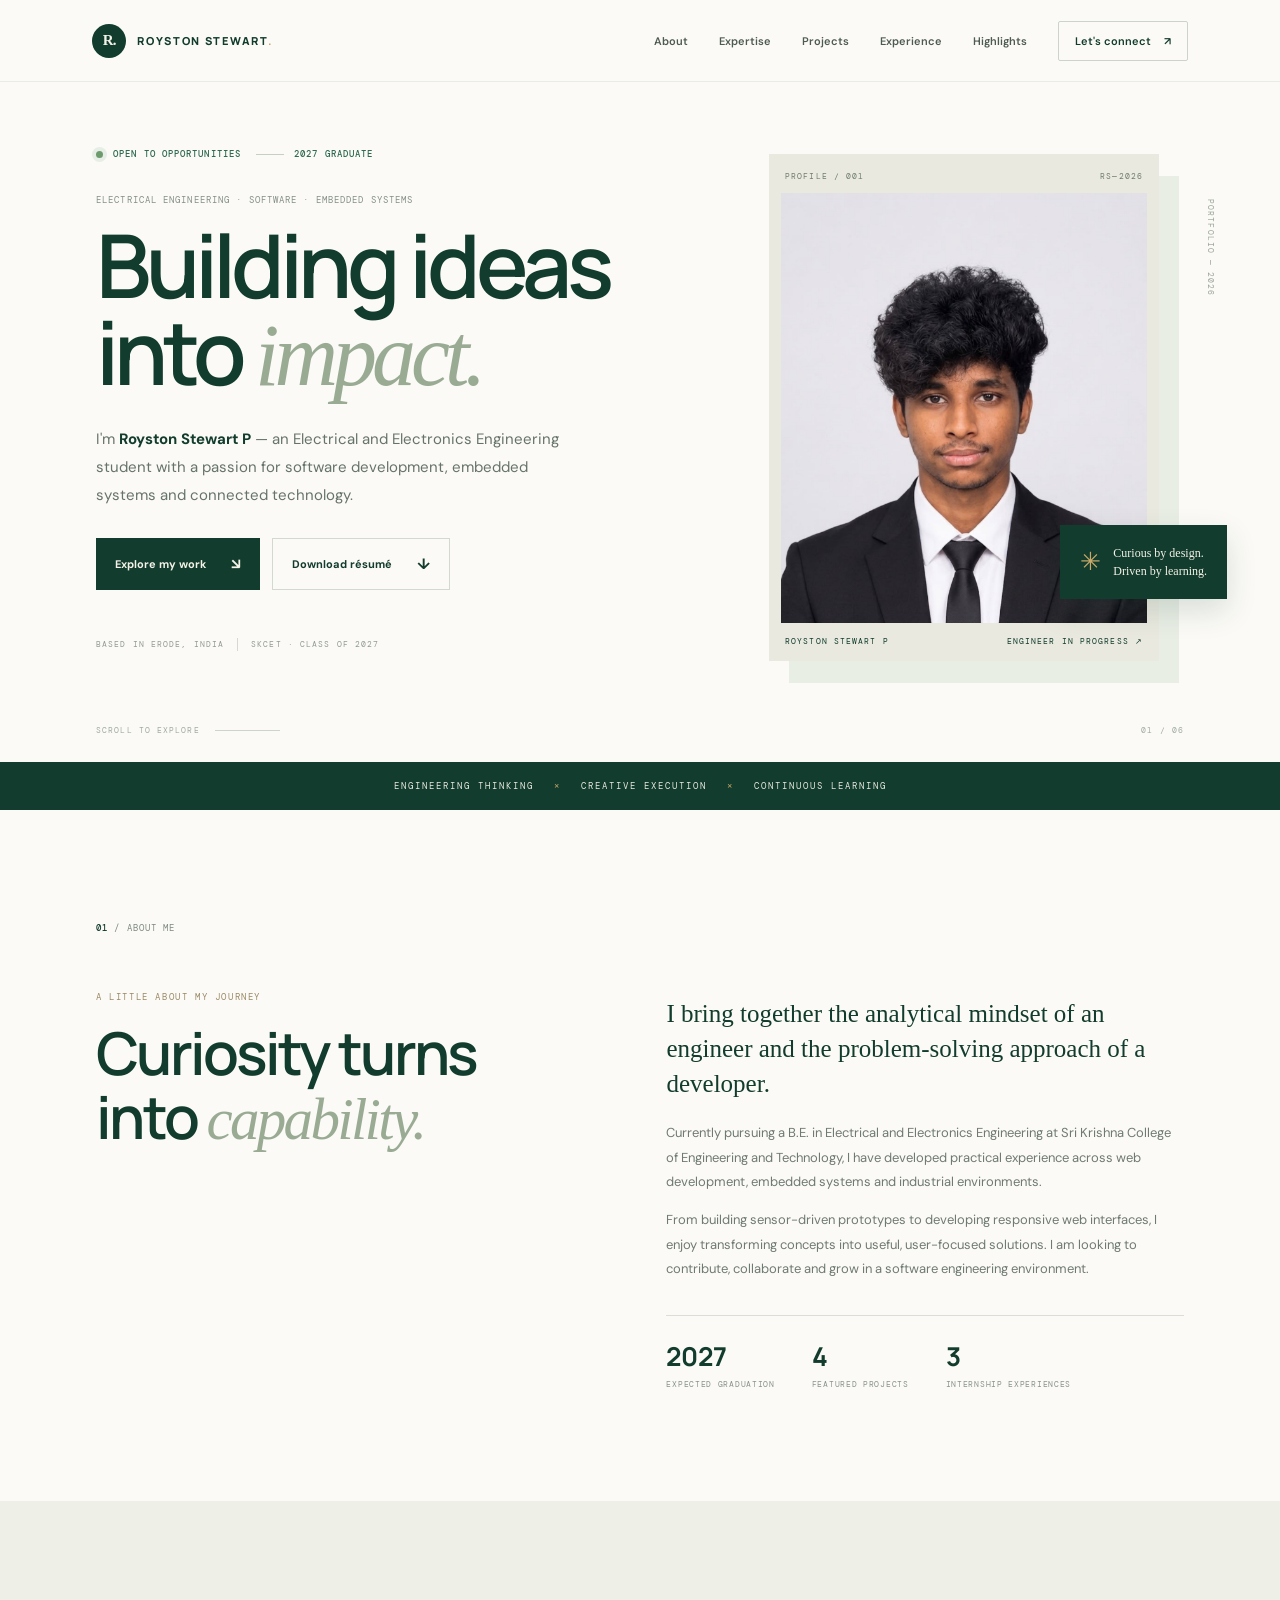
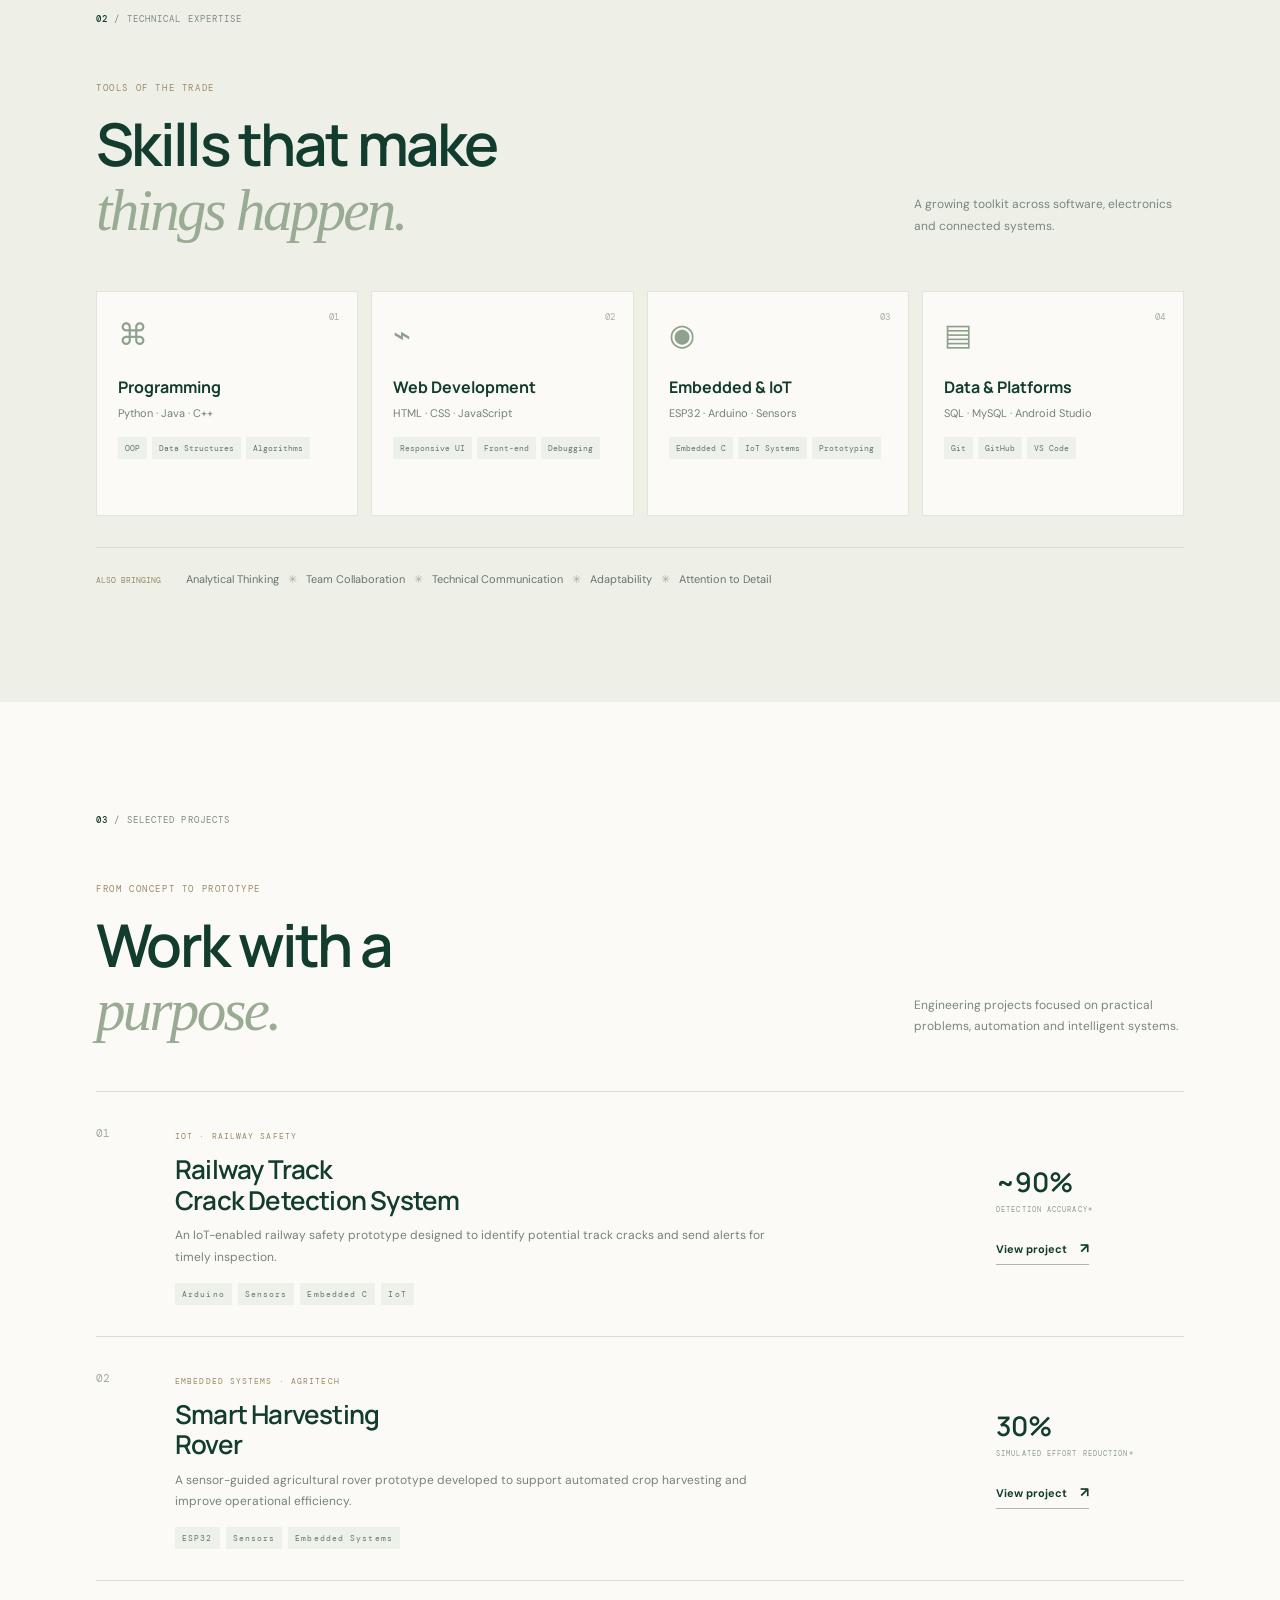
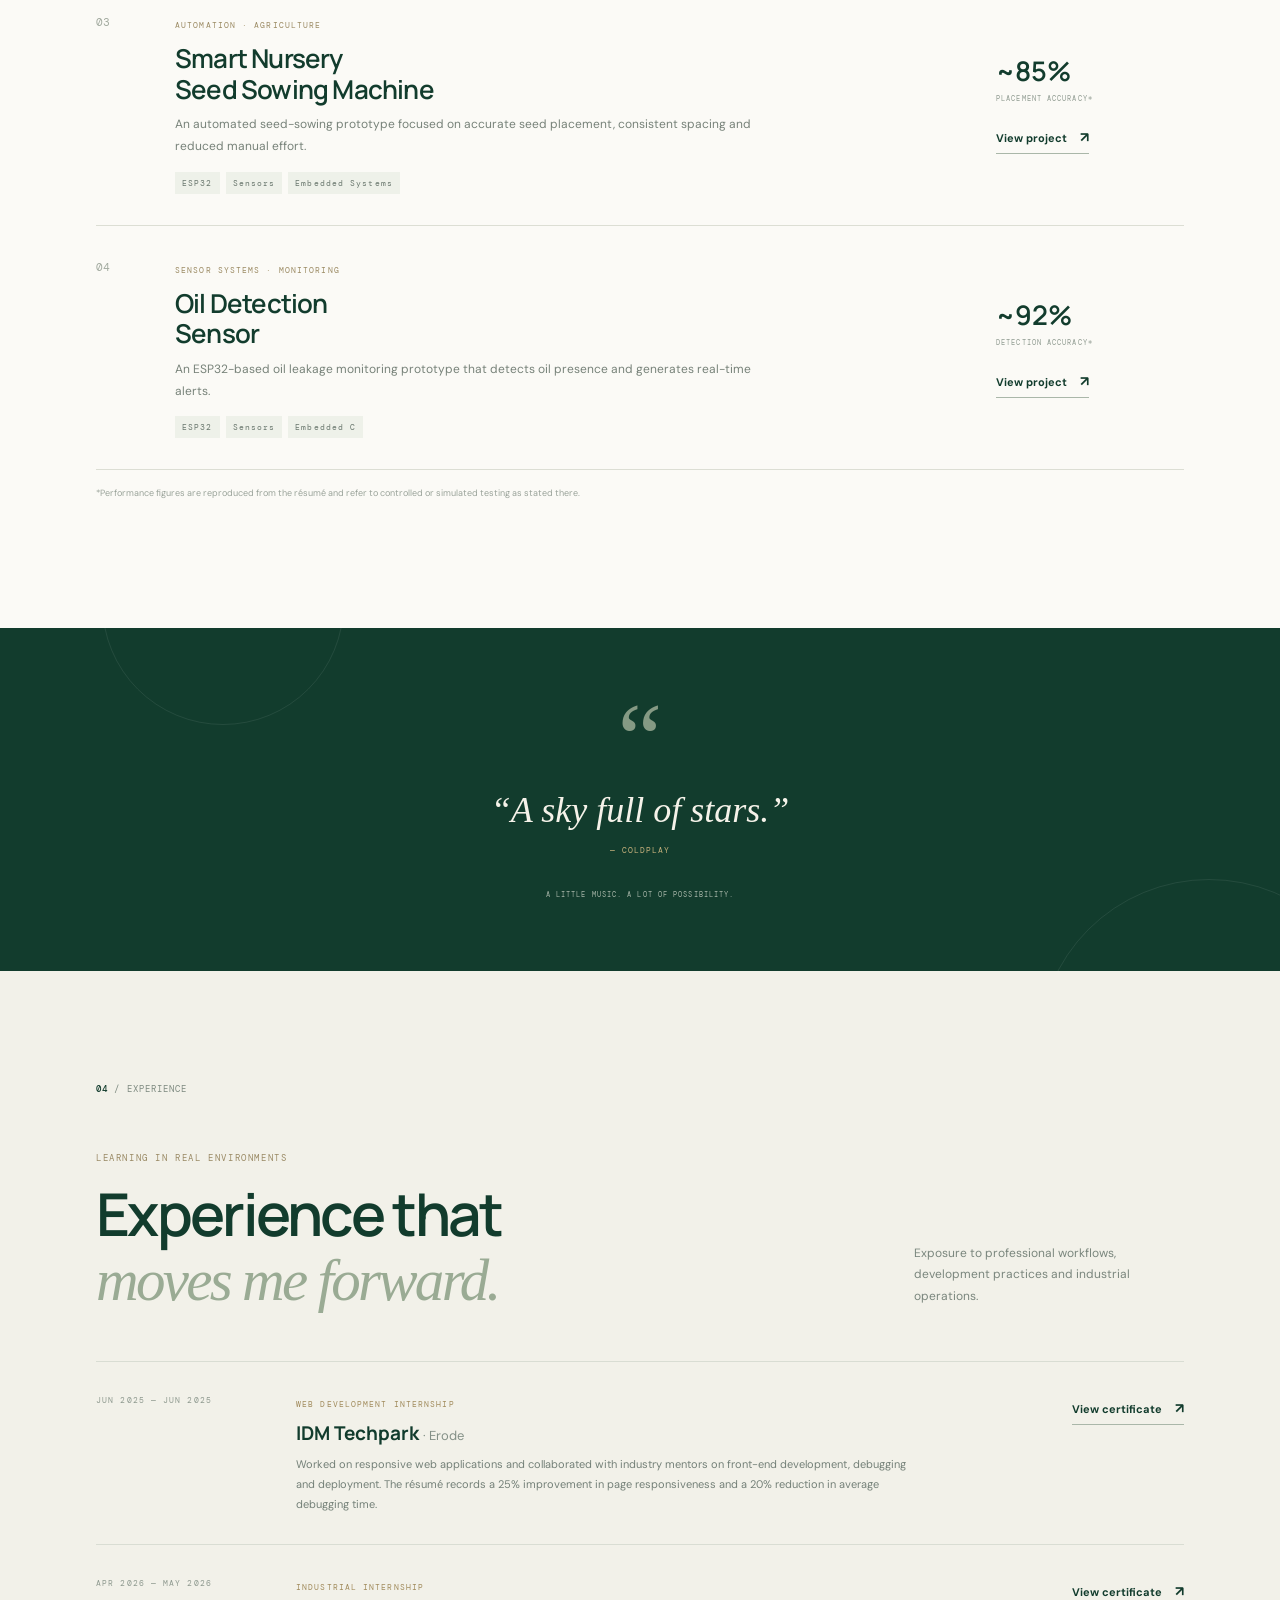
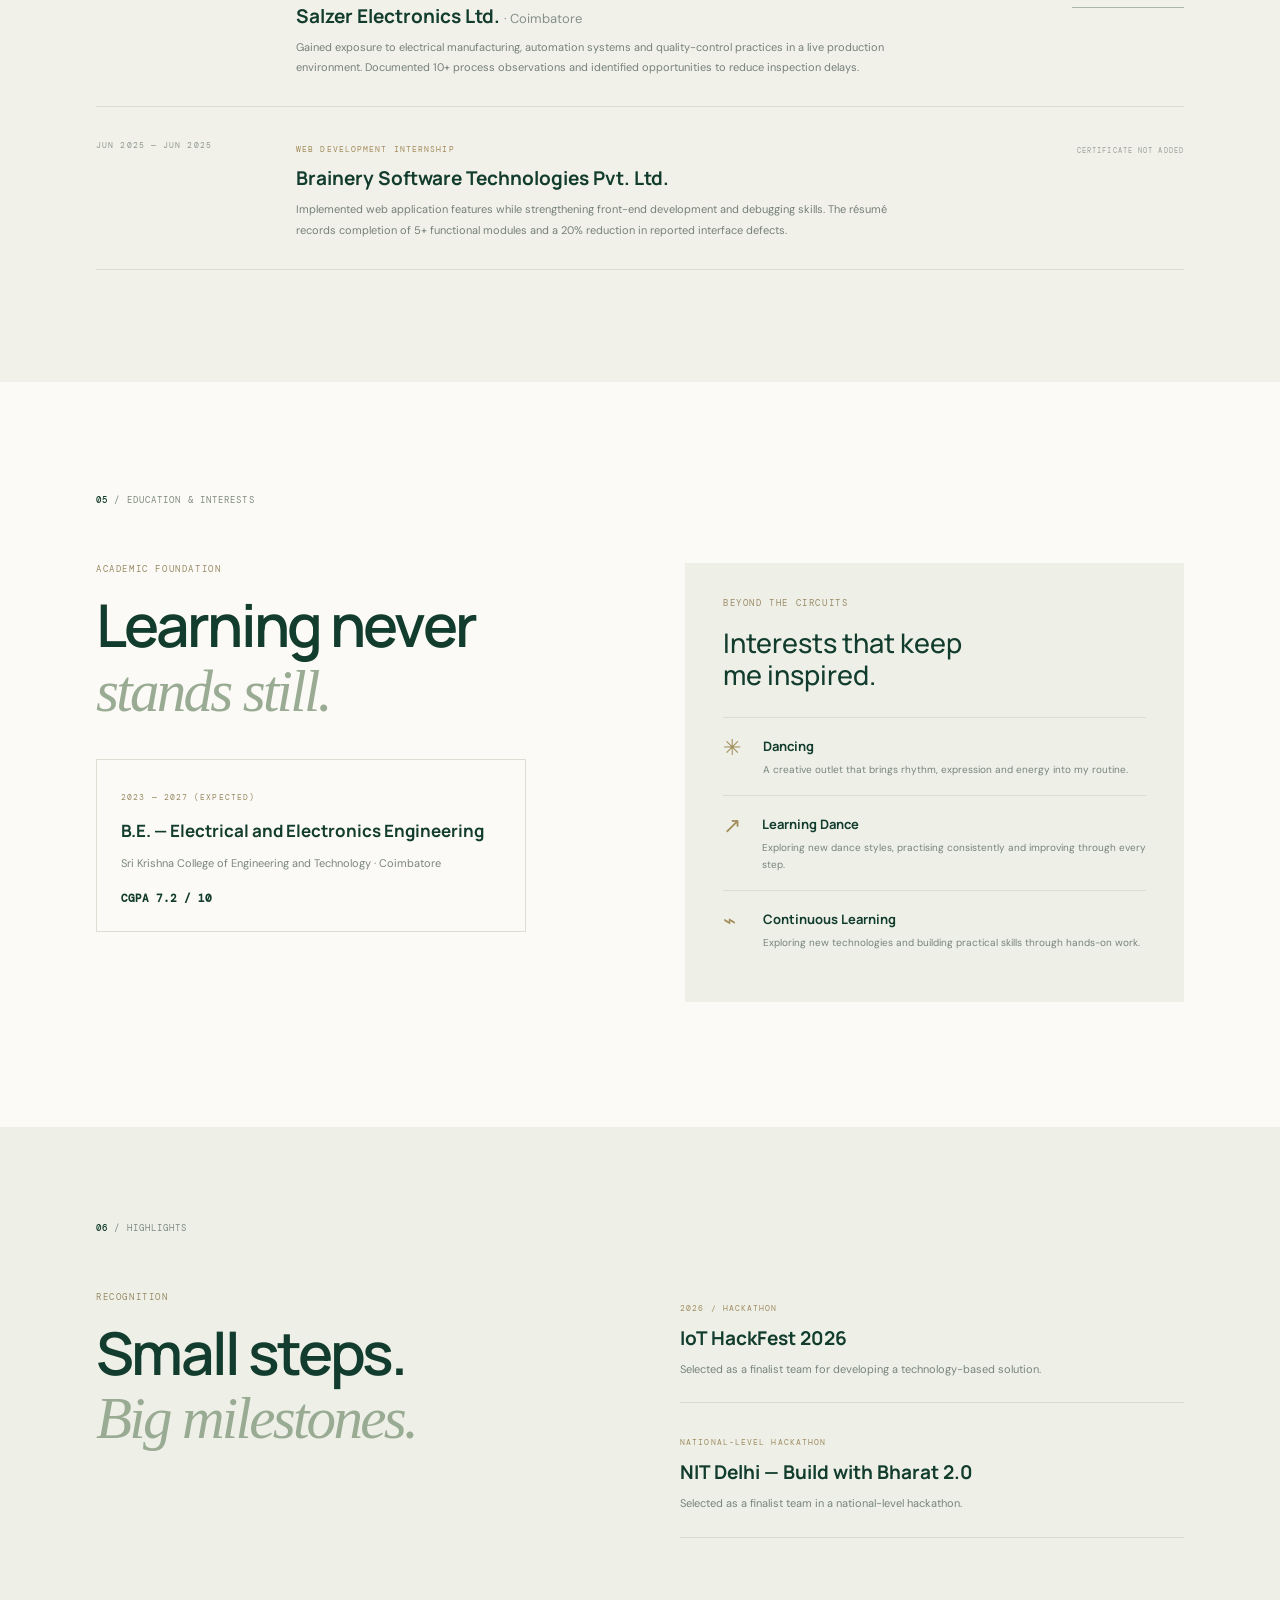
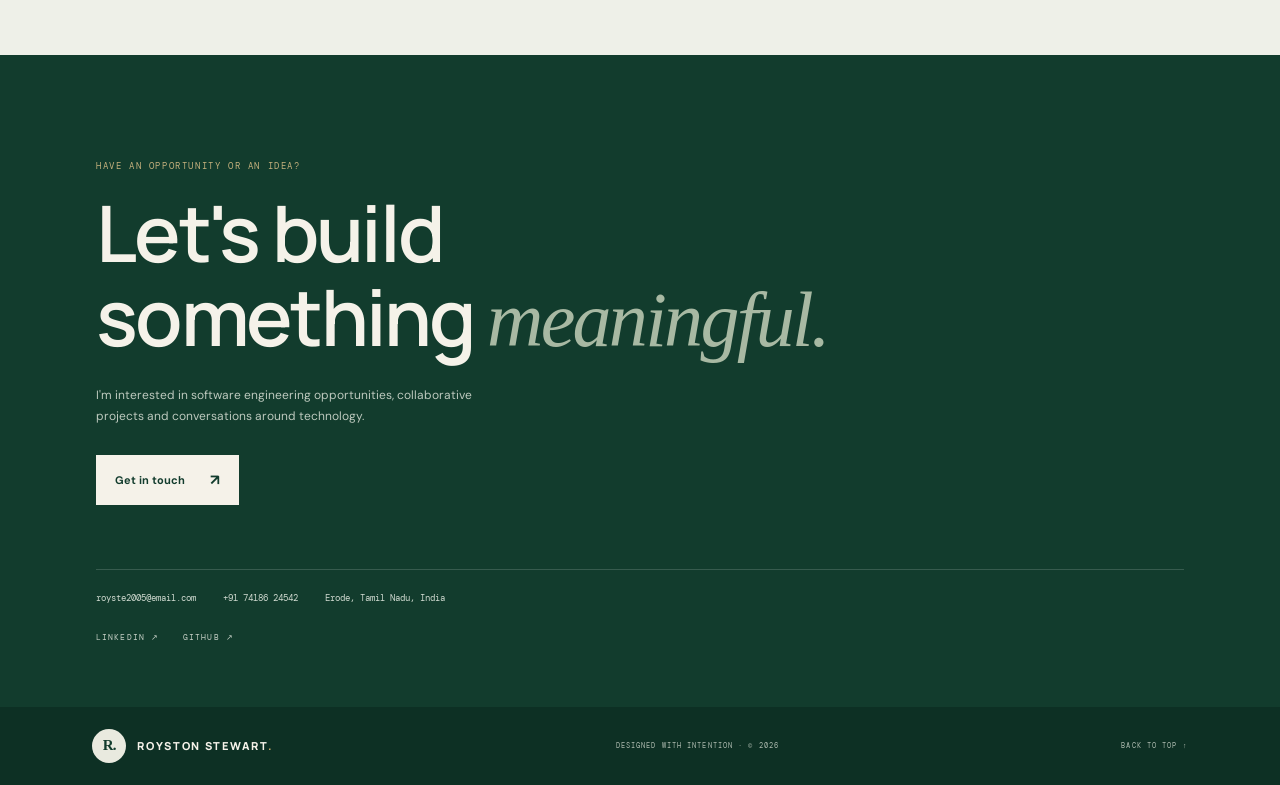
<file: index.html>
<!DOCTYPE html>
<html lang="en">
<head>
<meta charset="UTF-8"><meta name="viewport" content="width=device-width, initial-scale=1.0">
<meta name="description" content="Royston Stewart P — Software Engineering aspirant, Electrical and Electronics Engineering student, and developer.">
<meta name="theme-color" content="#123c2d"><title>Royston Stewart P | Portfolio</title>
<link rel="preconnect" href="https://fonts.googleapis.com"><link rel="preconnect" href="https://fonts.gstatic.com" crossorigin>
<link href="https://fonts.googleapis.com/css2?family=DM+Mono:wght@400;500&family=DM+Sans:wght@400;500;600;700&family=Manrope:wght@400;500;600;700;800&display=swap" rel="stylesheet">
<link rel="stylesheet" href="css/style.css">
</head>
<body>
<div class="scroll-progress" id="scrollProgress"></div>
<header class="site-header"><a class="brand" href="#home"><span class="brand-mark">R.</span><span>ROYSTON STEWART<span class="brand-dot">.</span></span></a><button class="menu-toggle" id="menuToggle" aria-label="Toggle navigation"><span></span><span></span></button><nav class="nav-links" id="navLinks"><a href="#about">About</a><a href="#skills">Expertise</a><a href="#projects">Projects</a><a href="#experience">Experience</a><a href="#achievements">Highlights</a><a class="nav-contact" href="#contact">Let's connect <span>↗</span></a></nav></header>
<main>
<section class="hero section-shell" id="home"><div class="hero-copy reveal"><div class="eyebrow"><span class="status-dot"></span> OPEN TO OPPORTUNITIES <span class="eyebrow-line"></span> 2027 GRADUATE</div><p class="hero-kicker">ELECTRICAL ENGINEERING · SOFTWARE · EMBEDDED SYSTEMS</p><h1>Building ideas<br>into <em>impact.</em></h1><p class="hero-intro">I'm <strong>Royston Stewart P</strong> — an Electrical and Electronics Engineering student with a passion for software development, embedded systems and connected technology.</p><div class="hero-actions"><a class="button button-dark" href="#projects">Explore my work <span>↘</span></a><a class="button button-light" href="assets/resume/Royston-Stewart-Resume.docx" download>Download résumé <span>↓</span></a></div><div class="hero-meta"><span>BASED IN ERODE, INDIA</span><span class="meta-divider"></span><span>SKCET · CLASS OF 2027</span></div></div><div class="hero-visual reveal"><div class="portrait-frame"><div class="portrait-topline"><span>PROFILE / 001</span><span>RS—2026</span></div><img src="assets/images/profile.jpg" alt="Professional portrait of Royston Stewart P" class="portrait"><div class="portrait-caption"><span>ROYSTON STEWART P</span><span>ENGINEER IN PROGRESS ↗</span></div></div><div class="orbit-note"><span class="orbit-star">✳</span><span>Curious by design.<br>Driven by learning.</span></div><div class="vertical-index">PORTFOLIO — 2026</div></div><div class="hero-bottom"><span>SCROLL TO EXPLORE</span><span class="scroll-line"></span><span>01 / 06</span></div></section>
<section class="intro-strip"><p>ENGINEERING THINKING <span>×</span> CREATIVE EXECUTION <span>×</span> CONTINUOUS LEARNING</p></section>
<section class="section section-shell about-section" id="about"><div class="section-label"><span>01</span> / ABOUT ME</div><div class="about-grid"><div><p class="section-overline">A LITTLE ABOUT MY JOURNEY</p><h2>Curiosity turns<br>into <em>capability.</em></h2></div><div class="about-content"><p class="lead-copy">I bring together the analytical mindset of an engineer and the problem-solving approach of a developer.</p><p>Currently pursuing a B.E. in Electrical and Electronics Engineering at Sri Krishna College of Engineering and Technology, I have developed practical experience across web development, embedded systems and industrial environments.</p><p>From building sensor-driven prototypes to developing responsive web interfaces, I enjoy transforming concepts into useful, user-focused solutions. I am looking to contribute, collaborate and grow in a software engineering environment.</p><div class="about-facts"><div><strong>2027</strong><span>EXPECTED GRADUATION</span></div><div><strong>4</strong><span>FEATURED PROJECTS</span></div><div><strong>3</strong><span>INTERNSHIP EXPERIENCES</span></div></div></div></div></section>
<section class="section skills-section" id="skills"><div class="section-shell"><div class="section-label"><span>02</span> / TECHNICAL EXPERTISE</div><div class="section-heading-row"><div><p class="section-overline">TOOLS OF THE TRADE</p><h2>Skills that make<br><em>things happen.</em></h2></div><p class="heading-aside">A growing toolkit across software, electronics and connected systems.</p></div><div class="skills-grid"><article class="skill-card"><span class="skill-number">01</span><div class="skill-icon">⌘</div><h3>Programming</h3><p>Python · Java · C++</p><div class="skill-tags"><span>OOP</span><span>Data Structures</span><span>Algorithms</span></div></article><article class="skill-card"><span class="skill-number">02</span><div class="skill-icon">⌁</div><h3>Web Development</h3><p>HTML · CSS · JavaScript</p><div class="skill-tags"><span>Responsive UI</span><span>Front-end</span><span>Debugging</span></div></article><article class="skill-card"><span class="skill-number">03</span><div class="skill-icon">◉</div><h3>Embedded & IoT</h3><p>ESP32 · Arduino · Sensors</p><div class="skill-tags"><span>Embedded C</span><span>IoT Systems</span><span>Prototyping</span></div></article><article class="skill-card"><span class="skill-number">04</span><div class="skill-icon">▤</div><h3>Data & Platforms</h3><p>SQL · MySQL · Android Studio</p><div class="skill-tags"><span>Git</span><span>GitHub</span><span>VS Code</span></div></article></div><div class="soft-skills"><span>ALSO BRINGING</span><p>Analytical Thinking <i>✳</i> Team Collaboration <i>✳</i> Technical Communication <i>✳</i> Adaptability <i>✳</i> Attention to Detail</p></div></div></section>
<section class="section section-shell projects-section" id="projects"><div class="section-label"><span>03</span> / SELECTED PROJECTS</div><div class="section-heading-row"><div><p class="section-overline">FROM CONCEPT TO PROTOTYPE</p><h2>Work with a<br><em>purpose.</em></h2></div><p class="heading-aside">Engineering projects focused on practical problems, automation and intelligent systems.</p></div><div class="project-list">
<article class="project-card"><div class="project-index">01</div><div class="project-main"><span class="project-type">IOT · RAILWAY SAFETY</span><h3>Railway Track<br>Crack Detection System</h3><p>An IoT-enabled railway safety prototype designed to identify potential track cracks and send alerts for timely inspection.</p><div class="project-tech"><span>Arduino</span><span>Sensors</span><span>Embedded C</span><span>IoT</span></div></div><div class="project-side"><div class="project-stat"><strong>~90%</strong><span>DETECTION ACCURACY*</span></div><a class="text-link" href="projects/railway-track-crack-detection.html">View project <span>↗</span></a></div></article>
<article class="project-card"><div class="project-index">02</div><div class="project-main"><span class="project-type">EMBEDDED SYSTEMS · AGRITECH</span><h3>Smart Harvesting<br>Rover</h3><p>A sensor-guided agricultural rover prototype developed to support automated crop harvesting and improve operational efficiency.</p><div class="project-tech"><span>ESP32</span><span>Sensors</span><span>Embedded Systems</span></div></div><div class="project-side"><div class="project-stat"><strong>30%</strong><span>SIMULATED EFFORT REDUCTION*</span></div><a class="text-link" href="projects/smart-harvesting-rover.html">View project <span>↗</span></a></div></article>
<article class="project-card"><div class="project-index">03</div><div class="project-main"><span class="project-type">AUTOMATION · AGRICULTURE</span><h3>Smart Nursery<br>Seed Sowing Machine</h3><p>An automated seed-sowing prototype focused on accurate seed placement, consistent spacing and reduced manual effort.</p><div class="project-tech"><span>ESP32</span><span>Sensors</span><span>Embedded Systems</span></div></div><div class="project-side"><div class="project-stat"><strong>~85%</strong><span>PLACEMENT ACCURACY*</span></div><a class="text-link" href="projects/smart-nursery-seed-sowing.html">View project <span>↗</span></a></div></article>
<article class="project-card"><div class="project-index">04</div><div class="project-main"><span class="project-type">SENSOR SYSTEMS · MONITORING</span><h3>Oil Detection<br>Sensor</h3><p>An ESP32-based oil leakage monitoring prototype that detects oil presence and generates real-time alerts.</p><div class="project-tech"><span>ESP32</span><span>Sensors</span><span>Embedded C</span></div></div><div class="project-side"><div class="project-stat"><strong>~92%</strong><span>DETECTION ACCURACY*</span></div><a class="text-link" href="projects/oil-detection-sensor.html">View project <span>↗</span></a></div></article></div><p class="fine-print">*Performance figures are reproduced from the résumé and refer to controlled or simulated testing as stated there.</p></section>
<section class="quote-section"><div class="quote-mark">“</div><blockquote>“A sky full of stars.”</blockquote><p>— COLDPLAY</p><span class="quote-caption">A LITTLE MUSIC. A LOT OF POSSIBILITY.</span></section>
<section class="section experience-section" id="experience"><div class="section-shell"><div class="section-label"><span>04</span> / EXPERIENCE</div><div class="section-heading-row"><div><p class="section-overline">LEARNING IN REAL ENVIRONMENTS</p><h2>Experience that<br><em>moves me forward.</em></h2></div><p class="heading-aside">Exposure to professional workflows, development practices and industrial operations.</p></div><div class="experience-list">
<article class="experience-item"><div class="experience-date">JUN 2025 — JUN 2025</div><div class="experience-info"><span class="experience-kind">WEB DEVELOPMENT INTERNSHIP</span><h3>IDM Techpark <span>· Erode</span></h3><p>Worked on responsive web applications and collaborated with industry mentors on front-end development, debugging and deployment. The résumé records a 25% improvement in page responsiveness and a 20% reduction in average debugging time.</p></div><a class="certificate-link" href="assets/certificates/idm-techpark-certificate.jpg" target="_blank" rel="noopener">View certificate <span>↗</span></a></article>
<article class="experience-item"><div class="experience-date">APR 2026 — MAY 2026</div><div class="experience-info"><span class="experience-kind">INDUSTRIAL INTERNSHIP</span><h3>Salzer Electronics Ltd. <span>· Coimbatore</span></h3><p>Gained exposure to electrical manufacturing, automation systems and quality-control practices in a live production environment. Documented 10+ process observations and identified opportunities to reduce inspection delays.</p></div><a class="certificate-link" href="assets/certificates/salzer-electronics-certificate.jpg" target="_blank" rel="noopener">View certificate <span>↗</span></a></article>
<article class="experience-item"><div class="experience-date">JUN 2025 — JUN 2025</div><div class="experience-info"><span class="experience-kind">WEB DEVELOPMENT INTERNSHIP</span><h3>Brainery Software Technologies Pvt. Ltd.</h3><p>Implemented web application features while strengthening front-end development and debugging skills. The résumé records completion of 5+ functional modules and a 20% reduction in reported interface defects.</p></div><span class="certificate-pending">CERTIFICATE NOT ADDED</span></article></div></div></section>
<section class="section section-shell education-section"><div class="section-label"><span>05</span> / EDUCATION & INTERESTS</div><div class="education-grid"><div><p class="section-overline">ACADEMIC FOUNDATION</p><h2>Learning never<br><em>stands still.</em></h2><div class="education-card"><span class="education-years">2023 — 2027 (EXPECTED)</span><h3>B.E. — Electrical and Electronics Engineering</h3><p>Sri Krishna College of Engineering and Technology · Coimbatore</p><strong>CGPA 7.2 / 10</strong></div></div><div class="interest-panel"><p class="section-overline">BEYOND THE CIRCUITS</p><h3>Interests that keep<br>me inspired.</h3><div class="interest-feature"><span class="interest-symbol">✳</span><div><strong>Dancing</strong><p>A creative outlet that brings rhythm, expression and energy into my routine.</p></div></div><div class="interest-feature"><span class="interest-symbol">↗</span><div><strong>Learning Dance</strong><p>Exploring new dance styles, practising consistently and improving through every step.</p></div></div><div class="interest-feature"><span class="interest-symbol">⌁</span><div><strong>Continuous Learning</strong><p>Exploring new technologies and building practical skills through hands-on work.</p></div></div></div></div></section>
<section class="section achievements-section" id="achievements"><div class="section-shell"><div class="section-label"><span>06</span> / HIGHLIGHTS</div><div class="achievement-row"><div><p class="section-overline">RECOGNITION</p><h2>Small steps.<br><em>Big milestones.</em></h2></div><div class="achievement-items"><div><span>2026 / HACKATHON</span><h3>IoT HackFest 2026</h3><p>Selected as a finalist team for developing a technology-based solution.</p></div><div><span>NATIONAL-LEVEL HACKATHON</span><h3>NIT Delhi — Build with Bharat 2.0</h3><p>Selected as a finalist team in a national-level hackathon.</p></div></div></div></div></section>
<section class="contact-section" id="contact"><div class="section-shell contact-inner"><p class="section-overline">HAVE AN OPPORTUNITY OR AN IDEA?</p><h2>Let's build<br>something <em>meaningful.</em></h2><p class="contact-copy">I'm interested in software engineering opportunities, collaborative projects and conversations around technology.</p><a class="button button-ivory" href="mailto:royste2005@email.com">Get in touch <span>↗</span></a><div class="contact-details"><a href="mailto:royste2005@email.com">royste2005@email.com</a><a href="tel:+917418624542">+91 74186 24542</a><span>Erode, Tamil Nadu, India</span></div><div class="social-links"><a href="https://linkedin.com/in/royston-stewart-p" target="_blank" rel="noopener">LINKEDIN ↗</a><a href="https://github.com/royston-stewart" target="_blank" rel="noopener">GITHUB ↗</a></div></div></section>
</main><footer class="site-footer"><a class="brand footer-brand" href="#home"><span class="brand-mark">R.</span><span>ROYSTON STEWART<span class="brand-dot">.</span></span></a><span>DESIGNED WITH INTENTION · © <span id="year"></span></span><a href="#home">BACK TO TOP ↑</a></footer>
<script src="js/script.js"></script></body></html>
</file>
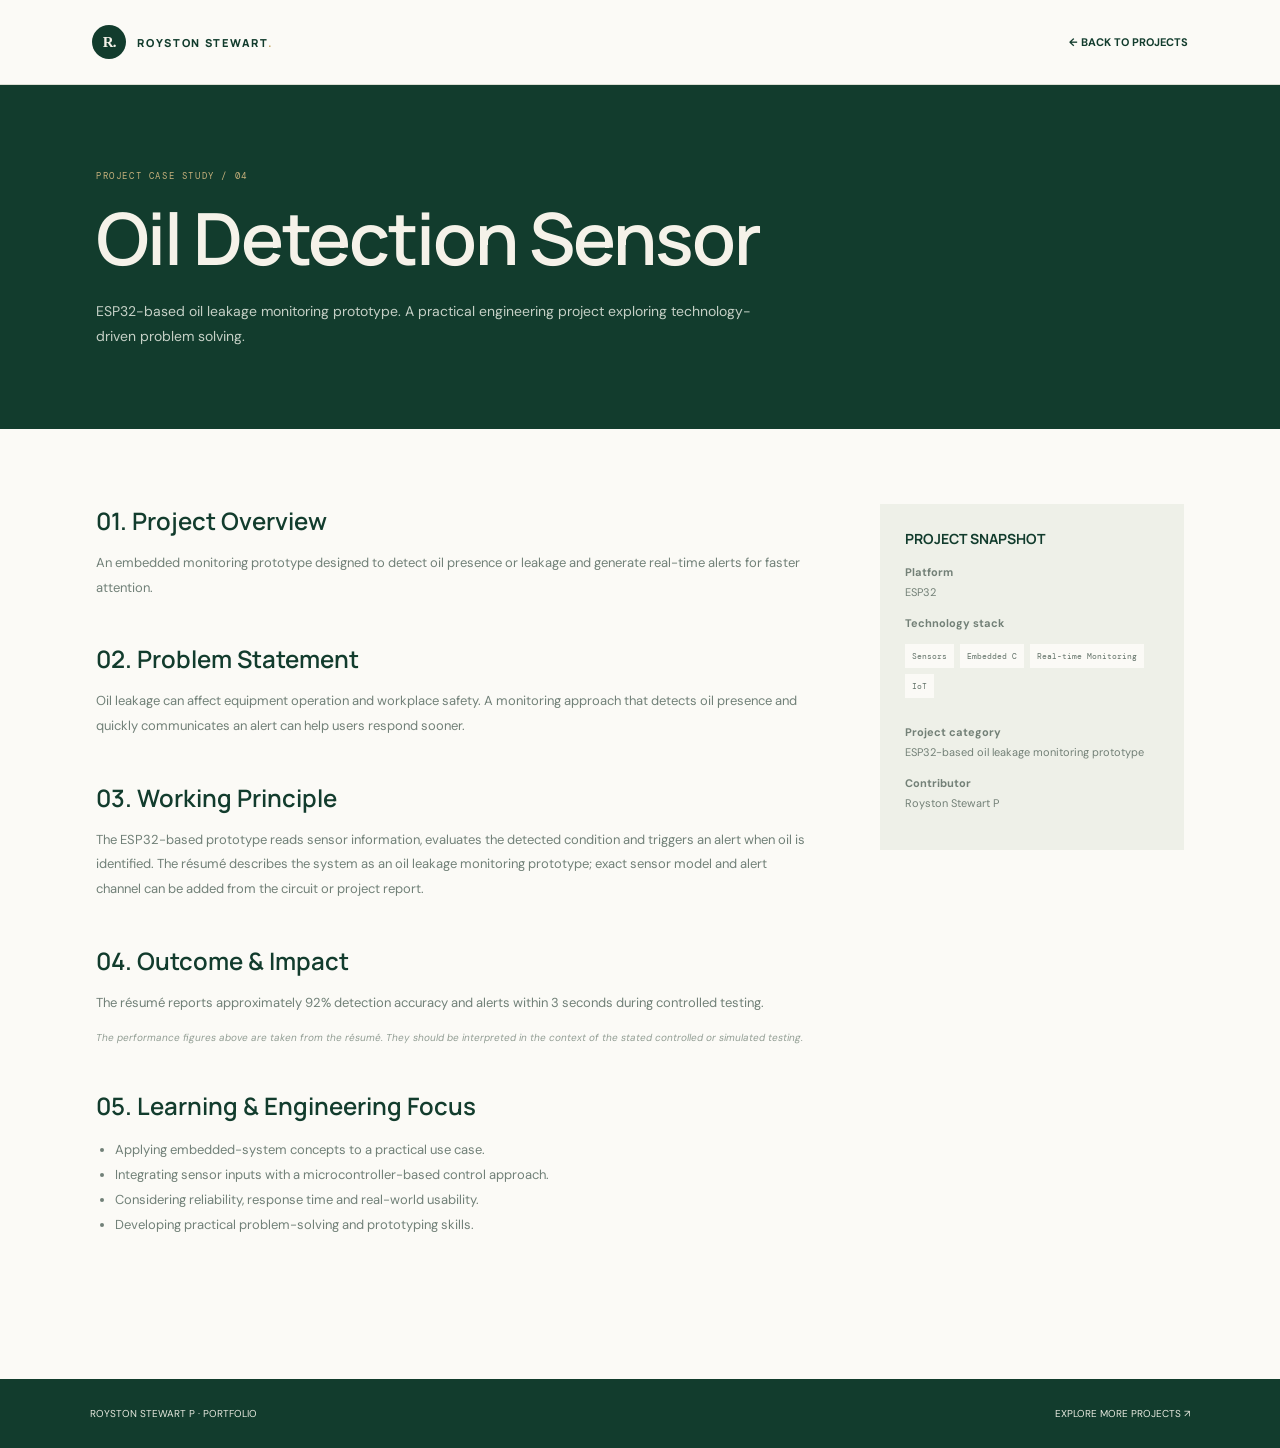
<file: projects/oil-detection-sensor.html>
<!DOCTYPE html>
<html lang="en"><head><meta charset="UTF-8"><meta name="viewport" content="width=device-width, initial-scale=1.0"><meta name="theme-color" content="#123c2d"><title>Oil Detection Sensor | Royston Stewart P</title><link rel="preconnect" href="https://fonts.googleapis.com"><link href="https://fonts.googleapis.com/css2?family=DM+Mono:wght@400;500&family=DM+Sans:wght@400;500;600;700&family=Manrope:wght@400;500;600;700;800&display=swap" rel="stylesheet"><link rel="stylesheet" href="../css/style.css"></head>
<body class="detail-page"><header class="detail-header"><a class="brand" href="../index.html"><span class="brand-mark">R.</span><span>ROYSTON STEWART<span class="brand-dot">.</span></span></a><a class="back-link" href="../index.html#projects">← BACK TO PROJECTS</a></header>
<section class="detail-hero"><div class="section-shell"><p class="section-overline">PROJECT CASE STUDY / 04</p><h1>Oil Detection Sensor</h1><p class="detail-summary">ESP32-based oil leakage monitoring prototype. A practical engineering project exploring technology-driven problem solving.</p></div></section>
<main class="section-shell detail-content"><div class="detail-grid"><div>
<section class="detail-block"><h2>01. Project Overview</h2><p>An embedded monitoring prototype designed to detect oil presence or leakage and generate real-time alerts for faster attention.</p></section>
<section class="detail-block"><h2>02. Problem Statement</h2><p>Oil leakage can affect equipment operation and workplace safety. A monitoring approach that detects oil presence and quickly communicates an alert can help users respond sooner.</p></section>
<section class="detail-block"><h2>03. Working Principle</h2><p>The ESP32-based prototype reads sensor information, evaluates the detected condition and triggers an alert when oil is identified. The résumé describes the system as an oil leakage monitoring prototype; exact sensor model and alert channel can be added from the circuit or project report.</p></section>
<section class="detail-block"><h2>04. Outcome & Impact</h2><p>The résumé reports approximately 92% detection accuracy and alerts within 3 seconds during controlled testing.</p><p class="detail-note">The performance figures above are taken from the résumé. They should be interpreted in the context of the stated controlled or simulated testing.</p></section>
<section class="detail-block"><h2>05. Learning & Engineering Focus</h2><ul><li>Applying embedded-system concepts to a practical use case.</li><li>Integrating sensor inputs with a microcontroller-based control approach.</li><li>Considering reliability, response time and real-world usability.</li><li>Developing practical problem-solving and prototyping skills.</li></ul></section>
</div><aside class="detail-aside"><h3>PROJECT SNAPSHOT</h3><p><strong>Platform</strong><br>ESP32</p><p><strong>Technology stack</strong></p><div class="tag-wrap"><span>Sensors</span><span>Embedded C</span><span>Real-time Monitoring</span><span>IoT</span></div><p style="margin-top:25px"><strong>Project category</strong><br>ESP32-based oil leakage monitoring prototype</p><p><strong>Contributor</strong><br>Royston Stewart P</p></aside></div></main>
<footer class="detail-footer"><span>ROYSTON STEWART P · PORTFOLIO</span><a href="../index.html#projects">EXPLORE MORE PROJECTS ↗</a></footer></body></html>
</file>
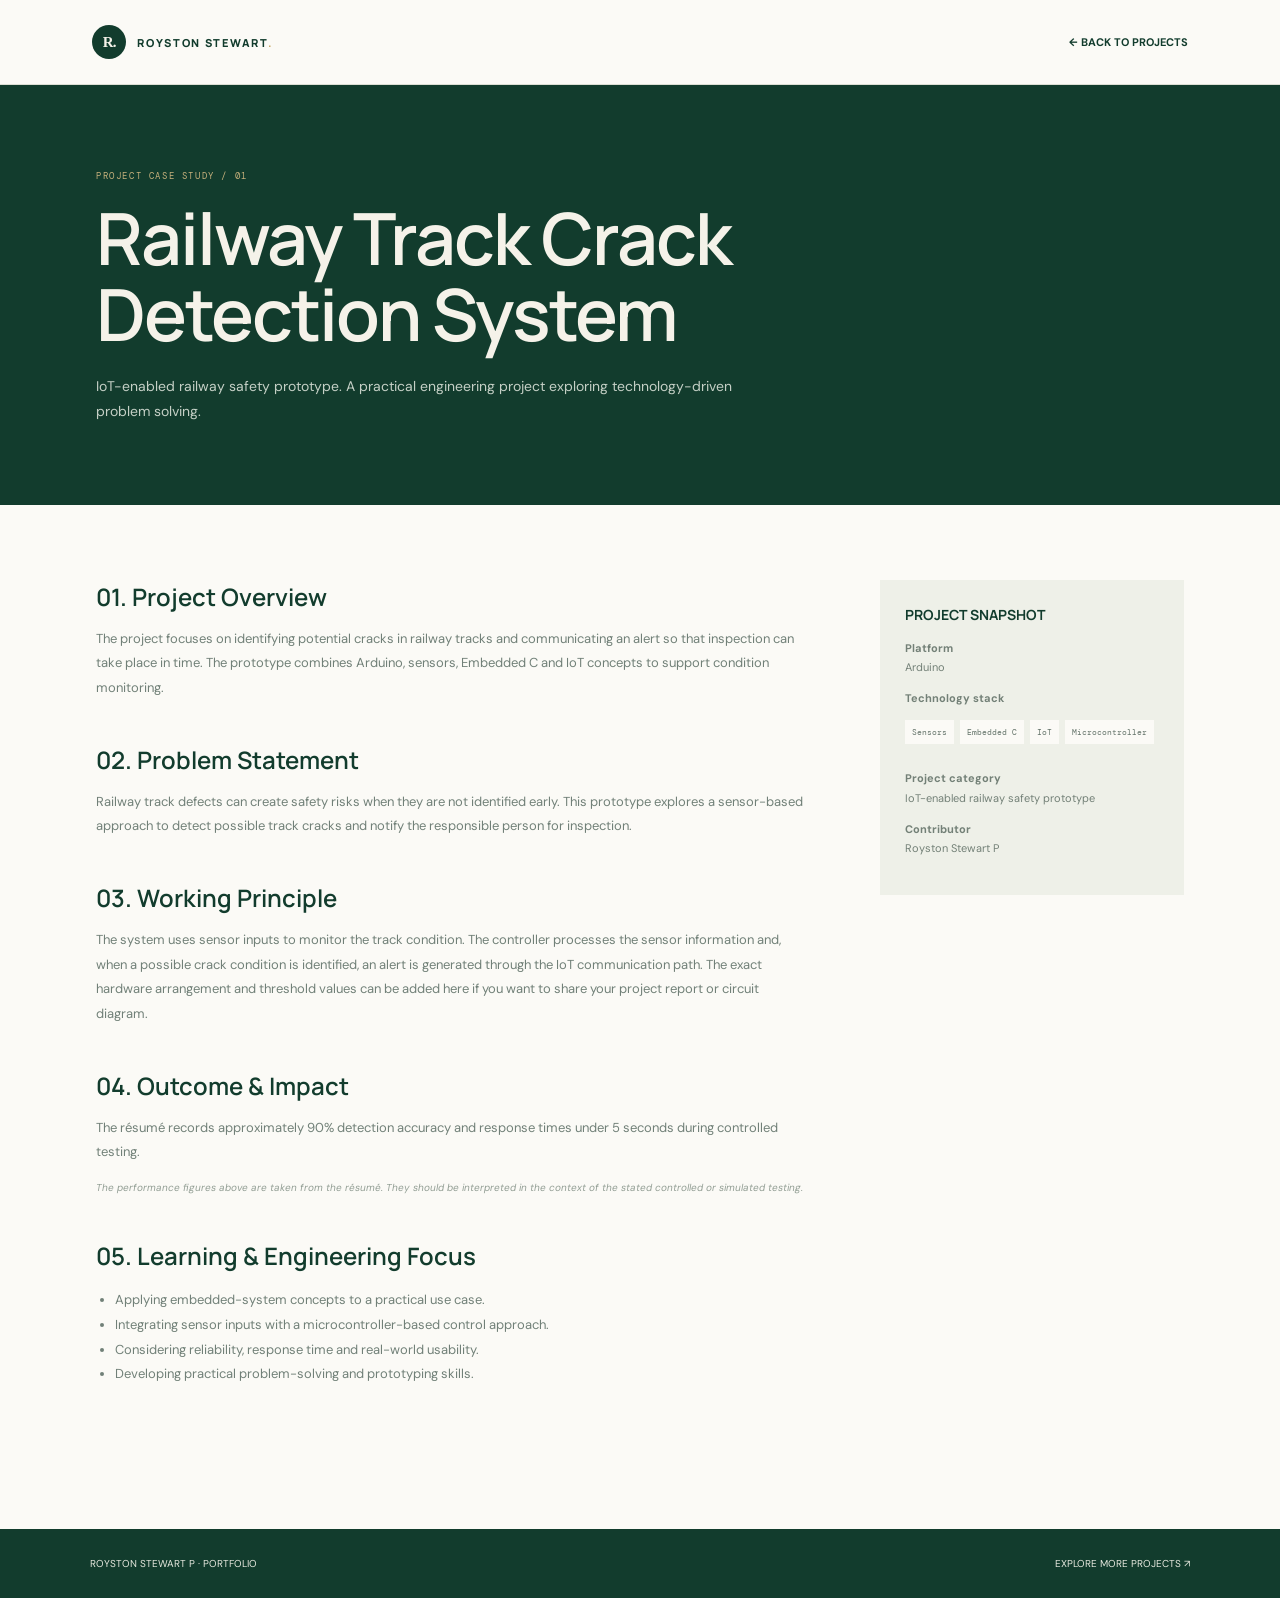
<file: projects/railway-track-crack-detection.html>
<!DOCTYPE html>
<html lang="en"><head><meta charset="UTF-8"><meta name="viewport" content="width=device-width, initial-scale=1.0"><meta name="theme-color" content="#123c2d"><title>Railway Track Crack Detection System | Royston Stewart P</title><link rel="preconnect" href="https://fonts.googleapis.com"><link href="https://fonts.googleapis.com/css2?family=DM+Mono:wght@400;500&family=DM+Sans:wght@400;500;600;700&family=Manrope:wght@400;500;600;700;800&display=swap" rel="stylesheet"><link rel="stylesheet" href="../css/style.css"></head>
<body class="detail-page"><header class="detail-header"><a class="brand" href="../index.html"><span class="brand-mark">R.</span><span>ROYSTON STEWART<span class="brand-dot">.</span></span></a><a class="back-link" href="../index.html#projects">← BACK TO PROJECTS</a></header>
<section class="detail-hero"><div class="section-shell"><p class="section-overline">PROJECT CASE STUDY / 01</p><h1>Railway Track Crack Detection System</h1><p class="detail-summary">IoT-enabled railway safety prototype. A practical engineering project exploring technology-driven problem solving.</p></div></section>
<main class="section-shell detail-content"><div class="detail-grid"><div>
<section class="detail-block"><h2>01. Project Overview</h2><p>The project focuses on identifying potential cracks in railway tracks and communicating an alert so that inspection can take place in time. The prototype combines Arduino, sensors, Embedded C and IoT concepts to support condition monitoring.</p></section>
<section class="detail-block"><h2>02. Problem Statement</h2><p>Railway track defects can create safety risks when they are not identified early. This prototype explores a sensor-based approach to detect possible track cracks and notify the responsible person for inspection.</p></section>
<section class="detail-block"><h2>03. Working Principle</h2><p>The system uses sensor inputs to monitor the track condition. The controller processes the sensor information and, when a possible crack condition is identified, an alert is generated through the IoT communication path. The exact hardware arrangement and threshold values can be added here if you want to share your project report or circuit diagram.</p></section>
<section class="detail-block"><h2>04. Outcome & Impact</h2><p>The résumé records approximately 90% detection accuracy and response times under 5 seconds during controlled testing.</p><p class="detail-note">The performance figures above are taken from the résumé. They should be interpreted in the context of the stated controlled or simulated testing.</p></section>
<section class="detail-block"><h2>05. Learning & Engineering Focus</h2><ul><li>Applying embedded-system concepts to a practical use case.</li><li>Integrating sensor inputs with a microcontroller-based control approach.</li><li>Considering reliability, response time and real-world usability.</li><li>Developing practical problem-solving and prototyping skills.</li></ul></section>
</div><aside class="detail-aside"><h3>PROJECT SNAPSHOT</h3><p><strong>Platform</strong><br>Arduino</p><p><strong>Technology stack</strong></p><div class="tag-wrap"><span>Sensors</span><span>Embedded C</span><span>IoT</span><span>Microcontroller</span></div><p style="margin-top:25px"><strong>Project category</strong><br>IoT-enabled railway safety prototype</p><p><strong>Contributor</strong><br>Royston Stewart P</p></aside></div></main>
<footer class="detail-footer"><span>ROYSTON STEWART P · PORTFOLIO</span><a href="../index.html#projects">EXPLORE MORE PROJECTS ↗</a></footer></body></html>
</file>
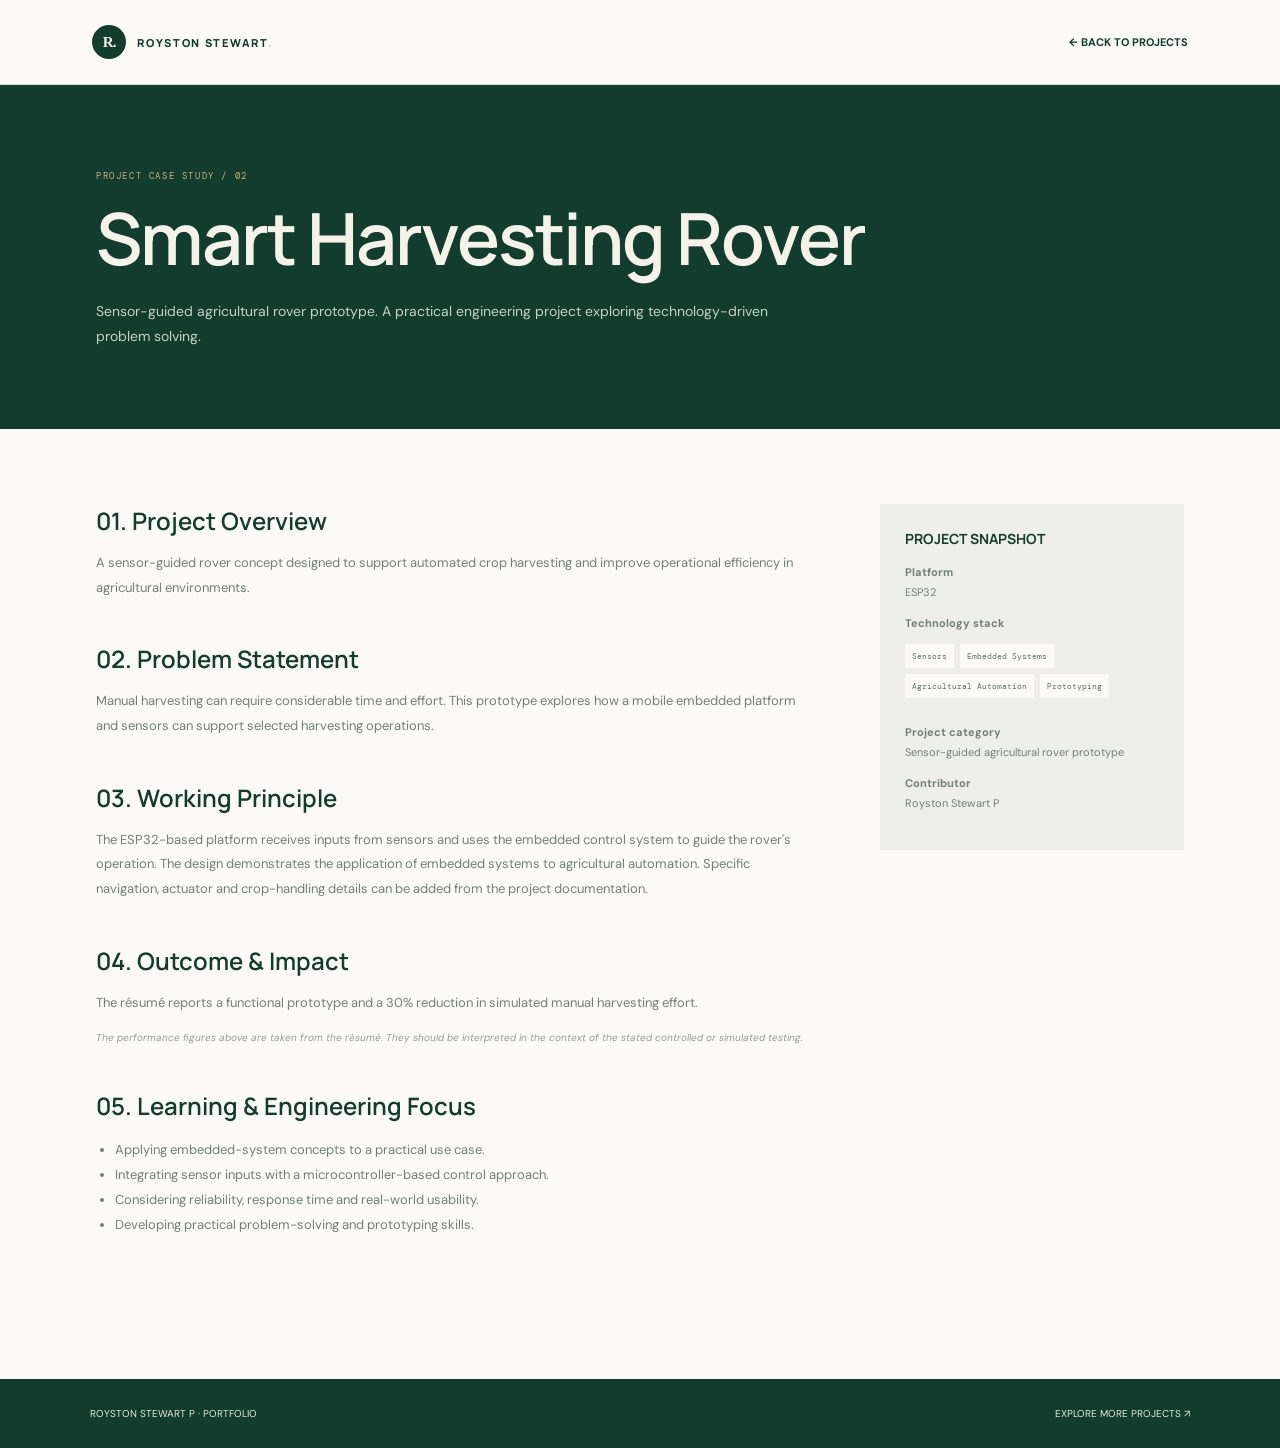
<file: projects/smart-harvesting-rover.html>
<!DOCTYPE html>
<html lang="en"><head><meta charset="UTF-8"><meta name="viewport" content="width=device-width, initial-scale=1.0"><meta name="theme-color" content="#123c2d"><title>Smart Harvesting Rover | Royston Stewart P</title><link rel="preconnect" href="https://fonts.googleapis.com"><link href="https://fonts.googleapis.com/css2?family=DM+Mono:wght@400;500&family=DM+Sans:wght@400;500;600;700&family=Manrope:wght@400;500;600;700;800&display=swap" rel="stylesheet"><link rel="stylesheet" href="../css/style.css"></head>
<body class="detail-page"><header class="detail-header"><a class="brand" href="../index.html"><span class="brand-mark">R.</span><span>ROYSTON STEWART<span class="brand-dot">.</span></span></a><a class="back-link" href="../index.html#projects">← BACK TO PROJECTS</a></header>
<section class="detail-hero"><div class="section-shell"><p class="section-overline">PROJECT CASE STUDY / 02</p><h1>Smart Harvesting Rover</h1><p class="detail-summary">Sensor-guided agricultural rover prototype. A practical engineering project exploring technology-driven problem solving.</p></div></section>
<main class="section-shell detail-content"><div class="detail-grid"><div>
<section class="detail-block"><h2>01. Project Overview</h2><p>A sensor-guided rover concept designed to support automated crop harvesting and improve operational efficiency in agricultural environments.</p></section>
<section class="detail-block"><h2>02. Problem Statement</h2><p>Manual harvesting can require considerable time and effort. This prototype explores how a mobile embedded platform and sensors can support selected harvesting operations.</p></section>
<section class="detail-block"><h2>03. Working Principle</h2><p>The ESP32-based platform receives inputs from sensors and uses the embedded control system to guide the rover's operation. The design demonstrates the application of embedded systems to agricultural automation. Specific navigation, actuator and crop-handling details can be added from the project documentation.</p></section>
<section class="detail-block"><h2>04. Outcome & Impact</h2><p>The résumé reports a functional prototype and a 30% reduction in simulated manual harvesting effort.</p><p class="detail-note">The performance figures above are taken from the résumé. They should be interpreted in the context of the stated controlled or simulated testing.</p></section>
<section class="detail-block"><h2>05. Learning & Engineering Focus</h2><ul><li>Applying embedded-system concepts to a practical use case.</li><li>Integrating sensor inputs with a microcontroller-based control approach.</li><li>Considering reliability, response time and real-world usability.</li><li>Developing practical problem-solving and prototyping skills.</li></ul></section>
</div><aside class="detail-aside"><h3>PROJECT SNAPSHOT</h3><p><strong>Platform</strong><br>ESP32</p><p><strong>Technology stack</strong></p><div class="tag-wrap"><span>Sensors</span><span>Embedded Systems</span><span>Agricultural Automation</span><span>Prototyping</span></div><p style="margin-top:25px"><strong>Project category</strong><br>Sensor-guided agricultural rover prototype</p><p><strong>Contributor</strong><br>Royston Stewart P</p></aside></div></main>
<footer class="detail-footer"><span>ROYSTON STEWART P · PORTFOLIO</span><a href="../index.html#projects">EXPLORE MORE PROJECTS ↗</a></footer></body></html>
</file>
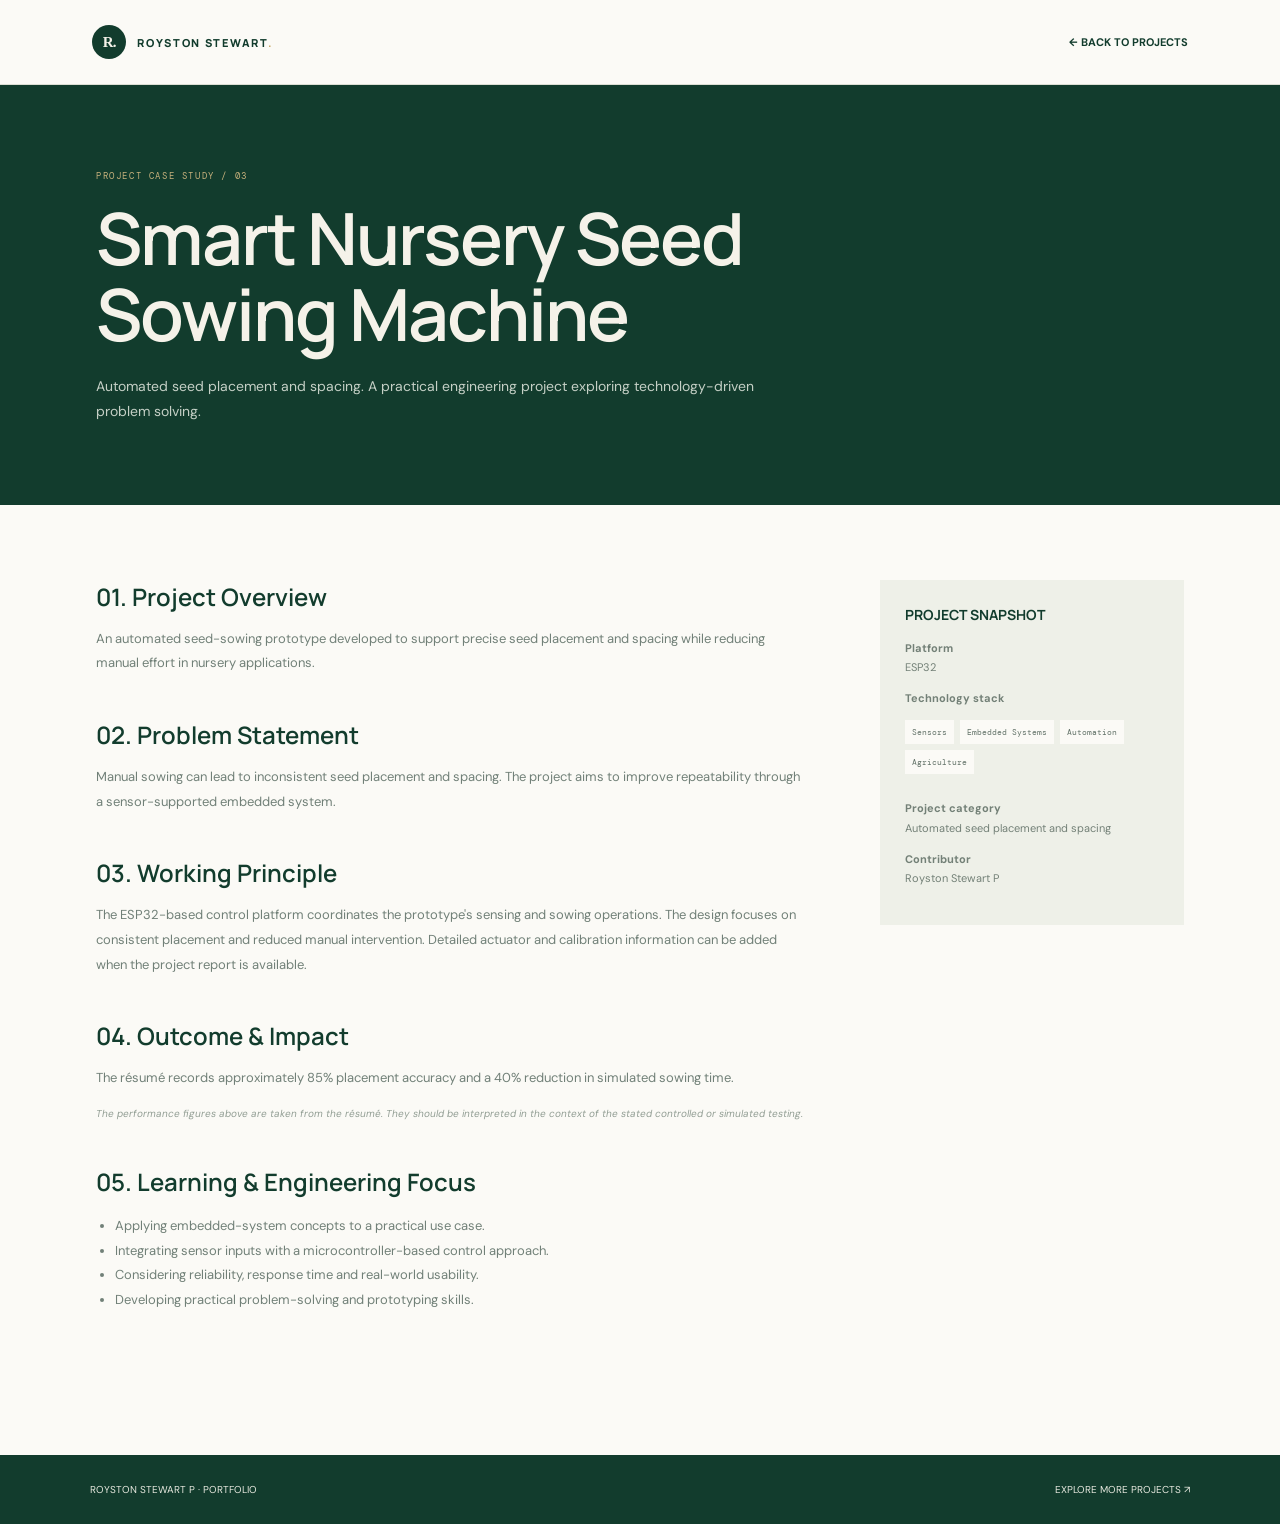
<file: projects/smart-nursery-seed-sowing.html>
<!DOCTYPE html>
<html lang="en"><head><meta charset="UTF-8"><meta name="viewport" content="width=device-width, initial-scale=1.0"><meta name="theme-color" content="#123c2d"><title>Smart Nursery Seed Sowing Machine | Royston Stewart P</title><link rel="preconnect" href="https://fonts.googleapis.com"><link href="https://fonts.googleapis.com/css2?family=DM+Mono:wght@400;500&family=DM+Sans:wght@400;500;600;700&family=Manrope:wght@400;500;600;700;800&display=swap" rel="stylesheet"><link rel="stylesheet" href="../css/style.css"></head>
<body class="detail-page"><header class="detail-header"><a class="brand" href="../index.html"><span class="brand-mark">R.</span><span>ROYSTON STEWART<span class="brand-dot">.</span></span></a><a class="back-link" href="../index.html#projects">← BACK TO PROJECTS</a></header>
<section class="detail-hero"><div class="section-shell"><p class="section-overline">PROJECT CASE STUDY / 03</p><h1>Smart Nursery Seed Sowing Machine</h1><p class="detail-summary">Automated seed placement and spacing. A practical engineering project exploring technology-driven problem solving.</p></div></section>
<main class="section-shell detail-content"><div class="detail-grid"><div>
<section class="detail-block"><h2>01. Project Overview</h2><p>An automated seed-sowing prototype developed to support precise seed placement and spacing while reducing manual effort in nursery applications.</p></section>
<section class="detail-block"><h2>02. Problem Statement</h2><p>Manual sowing can lead to inconsistent seed placement and spacing. The project aims to improve repeatability through a sensor-supported embedded system.</p></section>
<section class="detail-block"><h2>03. Working Principle</h2><p>The ESP32-based control platform coordinates the prototype's sensing and sowing operations. The design focuses on consistent placement and reduced manual intervention. Detailed actuator and calibration information can be added when the project report is available.</p></section>
<section class="detail-block"><h2>04. Outcome & Impact</h2><p>The résumé records approximately 85% placement accuracy and a 40% reduction in simulated sowing time.</p><p class="detail-note">The performance figures above are taken from the résumé. They should be interpreted in the context of the stated controlled or simulated testing.</p></section>
<section class="detail-block"><h2>05. Learning & Engineering Focus</h2><ul><li>Applying embedded-system concepts to a practical use case.</li><li>Integrating sensor inputs with a microcontroller-based control approach.</li><li>Considering reliability, response time and real-world usability.</li><li>Developing practical problem-solving and prototyping skills.</li></ul></section>
</div><aside class="detail-aside"><h3>PROJECT SNAPSHOT</h3><p><strong>Platform</strong><br>ESP32</p><p><strong>Technology stack</strong></p><div class="tag-wrap"><span>Sensors</span><span>Embedded Systems</span><span>Automation</span><span>Agriculture</span></div><p style="margin-top:25px"><strong>Project category</strong><br>Automated seed placement and spacing</p><p><strong>Contributor</strong><br>Royston Stewart P</p></aside></div></main>
<footer class="detail-footer"><span>ROYSTON STEWART P · PORTFOLIO</span><a href="../index.html#projects">EXPLORE MORE PROJECTS ↗</a></footer></body></html>
</file>
<file: css/style.css>
:root{--green:#123c2d;--green-2:#1d513d;--green-3:#2f6a50;--ivory:#f5f2e9;--paper:#fbfaf6;--ink:#1d2822;--muted:#718078;--line:#dcded4;--gold:#c8a96a;--serif:Georgia,"Times New Roman",serif;--sans:"DM Sans",Arial,sans-serif;--display:Manrope,Arial,sans-serif}
*{box-sizing:border-box}html{scroll-behavior:smooth;scroll-padding-top:90px}body{margin:0;background:var(--paper);color:var(--ink);font-family:var(--sans);-webkit-font-smoothing:antialiased}a{color:inherit;text-decoration:none}.scroll-progress{position:fixed;z-index:1000;top:0;left:0;height:3px;width:0;background:var(--gold)}.site-header{height:82px;padding:0 7.2%;display:flex;align-items:center;justify-content:space-between;background:rgba(251,250,246,.94);backdrop-filter:blur(14px);position:sticky;top:0;z-index:100;border-bottom:1px solid rgba(18,60,45,.08)}.brand{display:flex;align-items:center;gap:11px;font:800 11px var(--display);letter-spacing:1.7px;color:var(--green)}.brand-mark{width:34px;height:34px;border-radius:50%;background:var(--green);color:var(--ivory);display:grid;place-items:center;font:700 15px var(--serif);letter-spacing:-1px}.brand-dot{color:var(--gold)}.nav-links{display:flex;align-items:center;gap:31px;font-size:11px;font-weight:600;color:#4e5b53}.nav-links a{transition:color .2s}.nav-links a:hover{color:var(--green-3)}.nav-contact{border:1px solid #cbd3ca;padding:12px 16px;border-radius:2px;color:var(--green)}.nav-contact span{margin-left:10px}.menu-toggle{display:none}.section-shell{width:min(1120px,85%);margin:auto}.hero{min-height:680px;display:grid;grid-template-columns:1.08fr .92fr;align-items:center;position:relative;padding-top:65px;padding-bottom:95px}.hero-copy{padding:0 0 15px}.eyebrow,.hero-kicker,.hero-meta,.portrait-topline,.portrait-caption,.vertical-index,.hero-bottom,.section-label,.section-overline,.project-type,.project-tech,.project-stat span,.experience-date,.experience-kind,.certificate-pending,.education-years,.achievement-items>div>span,.social-links,.site-footer>span,.site-footer>a:last-child,.quote-section>p,.quote-caption{font-family:"DM Mono",monospace;letter-spacing:1.1px}.eyebrow{display:flex;align-items:center;gap:10px;font-size:9px;color:var(--green-3);font-weight:500}.status-dot{width:7px;height:7px;background:#6d9b6e;border-radius:50%;box-shadow:0 0 0 4px #e6eee5}.eyebrow-line{width:28px;height:1px;background:#c7cec4;margin-left:5px}.hero-kicker{font-size:9px;color:#849087;margin:34px 0 15px}.hero h1{font:600 clamp(56px,7vw,88px)/.99 var(--display);letter-spacing:-5px;color:var(--green);margin:0}.hero h1 em,.section h2 em,.contact-inner h2 em{font-family:var(--serif);font-weight:400;color:#9aab94}.hero-intro{max-width:480px;font-size:15px;line-height:1.85;color:#66736b;margin:27px 0 28px}.hero-intro strong{color:var(--green);font-weight:700}.hero-actions{display:flex;gap:12px;flex-wrap:wrap}.button{display:inline-flex;align-items:center;justify-content:center;gap:25px;padding:15px 19px;font-size:11px;font-weight:700;transition:transform .2s,background .2s}.button:hover{transform:translateY(-3px)}.button-dark{background:var(--green);color:var(--ivory)}.button-dark:hover{background:var(--green-2)}.button-light{border:1px solid #d3d9d0;color:var(--green)}.button span{font-size:15px}.hero-meta{display:flex;align-items:center;gap:13px;color:#929b93;font-size:8px;margin-top:48px}.meta-divider{height:13px;width:1px;background:#d5d9d1}.hero-visual{position:relative;justify-self:end;width:min(390px,90%);margin-right:25px}.portrait-frame{background:#e9e9df;padding:12px 12px 0;box-shadow:20px 22px 0 #e9eee5;position:relative}.portrait-topline,.portrait-caption{display:flex;justify-content:space-between;color:#6e7d71;font-size:8px;padding:5px 4px 12px}.portrait{width:100%;height:430px;object-fit:cover;object-position:center 28%;display:block;filter:saturate(.92)}.portrait-caption{padding:13px 4px 15px;color:var(--green);font-size:8px}.orbit-note{position:absolute;right:-68px;bottom:62px;background:var(--green);color:var(--ivory);padding:18px 20px;display:flex;align-items:center;gap:12px;font:12px/1.5 var(--serif);box-shadow:0 12px 30px #123c2d25}.orbit-star{color:var(--gold);font-size:25px}.vertical-index{position:absolute;right:-57px;top:45px;writing-mode:vertical-rl;color:#9ba69b;font-size:8px}.hero-bottom{position:absolute;bottom:27px;left:0;right:0;display:flex;align-items:center;gap:15px;color:#a1aaa2;font-size:8px}.hero-bottom span:last-child{margin-left:auto}.scroll-line{height:1px;background:#cdd4cb;width:65px}.intro-strip{background:var(--green);color:#e8e9df;text-align:center;padding:18px 10px}.intro-strip p{font:9px "DM Mono",monospace;letter-spacing:2px;margin:0}.intro-strip span{color:var(--gold);padding:0 13px}.section{padding:112px 0}.section-label{font-size:9px;color:#7e8a80;margin-bottom:57px}.section-label span{color:var(--green);font-weight:500}.about-grid{display:grid;grid-template-columns:1fr 1.1fr;gap:100px}.section-overline{font-size:9px;color:#9a8a65;letter-spacing:1.6px;margin:0 0 18px}.section h2,.contact-inner h2{font:600 clamp(38px,5vw,59px)/1.08 var(--display);letter-spacing:-2.7px;color:var(--green);margin:0}.about-content{padding-top:5px}.lead-copy{font:25px/1.4 var(--serif);color:var(--green);margin:0 0 20px}.about-content>p:not(.lead-copy){font-size:13px;line-height:1.9;color:#6f7a72;margin:0 0 13px}.about-facts{display:flex;gap:37px;border-top:1px solid var(--line);margin-top:33px;padding-top:22px}.about-facts div{display:flex;flex-direction:column;gap:5px}.about-facts strong{font:700 26px var(--display);color:var(--green)}.about-facts span{font:8px "DM Mono",monospace;color:#89938b;letter-spacing:.7px}.skills-section{background:#eef0e8}.section-heading-row{display:flex;align-items:end;justify-content:space-between;gap:30px;margin-bottom:48px}.heading-aside{max-width:270px;font-size:12px;line-height:1.8;color:#7a867d;margin:0 0 5px}.skills-grid{display:grid;grid-template-columns:repeat(4,1fr);gap:13px}.skill-card{background:#fbfaf6;padding:25px 21px 24px;min-height:225px;position:relative;border:1px solid #e3e5dc;transition:transform .25s,box-shadow .25s}.skill-card:hover{transform:translateY(-5px);box-shadow:0 15px 30px #1c3d2c0c}.skill-number{position:absolute;right:18px;top:19px;font:9px "DM Mono",monospace;color:#a7afa4}.skill-icon{font:30px var(--serif);color:#8da18d;margin-bottom:24px}.skill-card h3{font:700 16px var(--display);color:var(--green);margin:0 0 8px}.skill-card>p{font-size:11px;color:#758178;margin:0 0 17px}.skill-tags{display:flex;gap:5px;flex-wrap:wrap}.skill-tags span,.project-tech span{font:8px "DM Mono",monospace;color:#68766c;background:#eef1e9;padding:6px 7px}.soft-skills{display:flex;gap:25px;align-items:baseline;border-top:1px solid #d7ddd2;margin-top:31px;padding-top:20px}.soft-skills>span{font:8px "DM Mono",monospace;color:#9a8a65;white-space:nowrap}.soft-skills p{font-size:11px;color:#67756b;line-height:2;margin:0}.soft-skills i{color:#a3ad9b;font-style:normal;padding:0 6px}.projects-section{padding-bottom:120px}.project-list{border-top:1px solid var(--line)}.project-card{display:grid;grid-template-columns:55px 1fr 180px;gap:24px;padding:31px 8px 31px 0;border-bottom:1px solid var(--line);align-items:center;transition:background .2s}.project-card:hover{background:#f6f6f0}.project-index{font:11px "DM Mono",monospace;color:#a2aa9f;align-self:start;padding-top:3px}.project-type{font-size:8px;color:#9b8a63}.project-main h3{font:600 26px/1.18 var(--display);letter-spacing:-.8px;color:var(--green);margin:10px 0}.project-main>p{max-width:590px;font-size:12px;line-height:1.8;color:#778279;margin:0 0 14px}.project-tech{display:flex;gap:6px;flex-wrap:wrap}.project-side{display:flex;flex-direction:column;align-items:flex-start;gap:25px}.project-stat{display:flex;flex-direction:column;gap:5px}.project-stat strong{font:600 27px var(--display);color:var(--green)}.project-stat span{font-size:7px;color:#909b91}.text-link,.certificate-link{font-size:11px;font-weight:700;color:var(--green);border-bottom:1px solid #aab7a9;padding-bottom:7px}.text-link span,.certificate-link span{padding-left:10px;font-size:14px}.fine-print{font-size:9px;color:#9aa39a;margin-top:17px}.quote-section{background:var(--green);color:var(--ivory);text-align:center;padding:76px 20px 72px;position:relative;overflow:hidden}.quote-section:before,.quote-section:after{content:"";position:absolute;width:240px;height:240px;border:1px solid #ffffff14;border-radius:50%;top:-145px;left:8%}.quote-section:after{width:340px;height:340px;left:auto;right:-100px;top:auto;bottom:-250px}.quote-mark{font:100px/ .7 var(--serif);color:#b6c2a9;opacity:.7}.quote-section blockquote{font:italic 36px var(--serif);margin:15px 0 14px}.quote-section>p{font-size:8px;color:#c6b17c;margin:0}.quote-caption{display:block;font-size:7px;color:#a7b5a8;margin-top:35px}.experience-section{background:#f2f1e9}.experience-list{border-top:1px solid #d9ddd3}.experience-item{display:grid;grid-template-columns:170px 1fr 150px;gap:30px;padding:29px 0;border-bottom:1px solid #d9ddd3;align-items:start}.experience-date{font-size:8px;color:#8e998f;padding-top:4px}.experience-kind{font-size:8px;color:#a18b5c}.experience-info h3{font:700 19px var(--display);color:var(--green);margin:8px 0}.experience-info h3 span{font:400 13px var(--sans);color:#849087}.experience-info p{font-size:11px;line-height:1.85;color:#748078;margin:0;max-width:610px}.certificate-link{justify-self:end;margin-top:8px;white-space:nowrap}.certificate-pending{font-size:7px;color:#9ba39b;justify-self:end;margin-top:10px}.education-section{padding-bottom:125px}.education-grid{display:grid;grid-template-columns:1fr 1fr;gap:90px}.education-card{margin-top:36px;padding:24px;border:1px solid var(--line);max-width:430px}.education-years{font-size:8px;color:#9a8a65}.education-card h3{font:700 17px/1.4 var(--display);color:var(--green);margin:14px 0 7px}.education-card p{font-size:11px;color:#7a867d;line-height:1.7}.education-card strong{display:inline-block;margin-top:7px;font:700 11px "DM Mono",monospace;color:var(--green)}.interest-panel{background:#eef0e8;padding:34px 38px}.interest-panel h3{font:500 27px/1.2 var(--display);color:var(--green);margin:0 0 25px}.interest-feature{display:flex;gap:16px;padding:17px 0;border-top:1px solid #d9ded4}.interest-symbol{font:22px var(--serif);color:#a38e5c;width:24px}.interest-feature strong{font:700 13px var(--display);color:var(--green)}.interest-feature p{font-size:10px;line-height:1.7;color:#78847b;margin:5px 0 0}.achievements-section{background:#eef0e8;padding:95px 0}.achievement-row{display:grid;grid-template-columns:1fr 1fr;gap:80px}.achievement-items>div{padding:4px 0 24px;border-bottom:1px solid #d5dbd1;margin-bottom:22px}.achievement-items>div>span{font-size:8px;color:#a08d62}.achievement-items h3{font:700 19px var(--display);color:var(--green);margin:9px 0}.achievement-items p{font-size:11px;color:#78847b;margin:0;line-height:1.7}.contact-section{background:var(--green);color:var(--ivory);padding:105px 0 65px}.contact-inner .section-overline{color:#c5b17d}.contact-inner h2{color:var(--ivory);font-size:clamp(48px,7vw,78px)}.contact-inner h2 em{color:#a8b9a3}.contact-copy{font-size:12px;line-height:1.8;color:#bdc9be;max-width:390px;margin:22px 0 27px}.button-ivory{background:var(--ivory);color:var(--green)}.contact-details{display:flex;gap:27px;flex-wrap:wrap;margin-top:64px;padding-top:22px;border-top:1px solid #ffffff28;color:#d1dbd1;font:9px "DM Mono",monospace}.social-links{display:flex;gap:24px;margin-top:28px;font-size:8px;color:#c7d1c7}.social-links a:hover,.contact-details a:hover{color:#e2c78e}.site-footer{background:#0d3024;color:#aebbb0;padding:22px 7.2%;display:flex;align-items:center;justify-content:space-between}.footer-brand{color:var(--ivory)}.footer-brand .brand-mark{background:#e9eadf;color:var(--green)}.site-footer>span,.site-footer>a:last-child{font-size:7px;color:#aebbb0}.reveal{opacity:0;transform:translateY(18px);transition:opacity .8s ease,transform .8s ease}.reveal.visible{opacity:1;transform:translateY(0)}
/* Project detail pages */.detail-page{background:var(--paper);min-height:100vh}.detail-header{padding:25px 7.2%;display:flex;justify-content:space-between;align-items:center;border-bottom:1px solid var(--line)}.back-link{font-size:11px;color:var(--green);font-weight:700}.detail-hero{background:var(--green);color:var(--ivory);padding:85px 0 80px}.detail-hero .section-shell{position:relative}.detail-hero .section-overline{color:#c6b17c}.detail-hero h1{font:600 clamp(42px,6vw,72px)/1.05 var(--display);letter-spacing:-2px;max-width:850px;margin:0}.detail-hero .detail-summary{font-size:14px;line-height:1.8;color:#c5d0c6;max-width:680px;margin:23px 0 0}.detail-content{padding:75px 0 100px}.detail-grid{display:grid;grid-template-columns:1.4fr .6fr;gap:75px}.detail-block{margin-bottom:42px}.detail-block h2{font:600 24px var(--display);color:var(--green);margin:0 0 14px}.detail-block p,.detail-block li{font-size:13px;line-height:1.9;color:#718078}.detail-block ul{padding-left:19px}.detail-aside{background:#eef0e8;padding:25px;height:max-content}.detail-aside h3{font:700 14px var(--display);color:var(--green);margin:0 0 15px}.detail-aside p{font-size:11px;line-height:1.8;color:#738077}.detail-aside .tag-wrap{display:flex;gap:6px;flex-wrap:wrap}.detail-aside .tag-wrap span{font:8px "DM Mono",monospace;background:#fbfaf6;color:#627268;padding:7px}.detail-footer{background:var(--green);padding:28px 7%;color:#e7e9df;display:flex;justify-content:space-between;font-size:10px}.detail-note{font-size:10px!important;color:#929e94!important;font-style:italic}
@media(max-width:900px){.site-header{padding:0 5%;height:72px}.nav-links{gap:17px}.section-shell{width:88%}.hero{min-height:620px}.hero-visual{width:85%;margin-right:5px}.portrait{height:390px}.orbit-note{right:-35px}.vertical-index{right:-27px}.about-grid{gap:50px}.skills-grid{grid-template-columns:repeat(2,1fr)}.experience-item{grid-template-columns:130px 1fr 130px;gap:18px}.education-grid{gap:45px}}
@media(max-width:650px){html{scroll-padding-top:72px}.site-header{height:68px}.brand{font-size:9px}.menu-toggle{display:flex;width:38px;height:38px;border:1px solid var(--line);background:transparent;flex-direction:column;justify-content:center;gap:5px;padding:9px}.menu-toggle span{height:1px;width:100%;background:var(--green)}.nav-links{display:none;position:absolute;top:68px;left:0;right:0;background:var(--paper);padding:20px 6%;border-bottom:1px solid var(--line);flex-direction:column;align-items:stretch;gap:20px}.nav-links.open{display:flex}.nav-contact{text-align:center}.hero{display:flex;flex-direction:column;align-items:stretch;padding-top:60px;padding-bottom:90px;gap:50px}.hero h1{font-size:62px;letter-spacing:-3px}.hero-intro{font-size:13px}.hero-meta{margin-top:30px;font-size:7px}.hero-visual{width:78%;max-width:340px;align-self:center;margin:0 15px 0 0}.portrait{height:390px}.orbit-note{right:-44px;bottom:48px;padding:13px}.vertical-index{right:-35px}.hero-bottom{bottom:25px}.intro-strip p{font-size:7px;letter-spacing:1px}.intro-strip span{padding:0 4px}.section{padding:78px 0}.section-label{margin-bottom:38px}.about-grid,.education-grid,.achievement-row,.detail-grid{grid-template-columns:1fr;gap:35px}.section h2{font-size:44px}.about-content{padding:0}.lead-copy{font-size:22px}.about-facts{gap:20px;justify-content:space-between}.about-facts strong{font-size:22px}.about-facts span{font-size:6px}.section-heading-row{display:block}.heading-aside{margin-top:20px}.skills-grid{gap:9px}.skill-card{padding:19px 14px;min-height:210px}.skill-card h3{font-size:14px}.skill-card>p{font-size:10px}.skill-tags span{font-size:7px}.soft-skills{display:block}.soft-skills p{margin-top:10px}.project-card{grid-template-columns:28px 1fr;gap:10px;padding:25px 0}.project-main h3{font-size:23px}.project-side{grid-column:2;flex-direction:row;align-items:center;justify-content:space-between;margin-top:5px}.project-stat strong{font-size:22px}.project-stat span{font-size:6px}.quote-section{padding:65px 15px}.quote-section blockquote{font-size:29px}.experience-item{grid-template-columns:1fr;gap:10px;padding:25px 0}.experience-date{font-size:7px}.certificate-link,.certificate-pending{justify-self:start;margin-top:5px}.interest-panel{padding:27px 22px}.achievements-section{padding:75px 0}.achievement-row{gap:35px}.contact-section{padding:80px 0 50px}.contact-inner h2{font-size:57px}.contact-details{flex-direction:column;gap:12px;margin-top:45px}.site-footer{padding:20px 6%;gap:15px;flex-wrap:wrap}.site-footer>span{order:3;width:100%}.detail-header{padding:20px 6%}.detail-hero{padding:65px 0}.detail-content{padding:55px 0}.detail-hero h1{font-size:44px}.detail-grid{gap:20px}}
</file>
